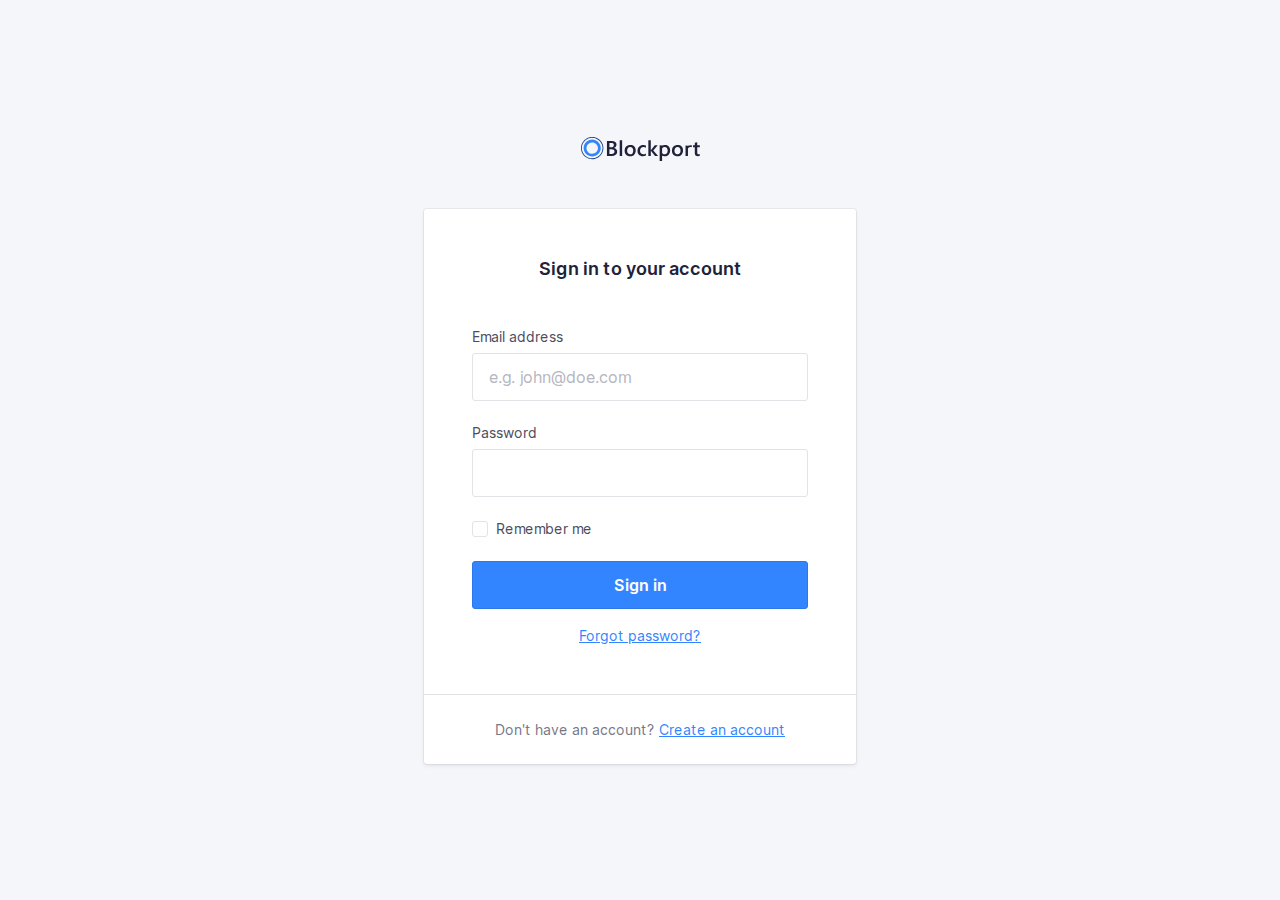
<file: index.html>
<!doctype html>
<html lang="en">
    <head>
        <meta charset="utf-8">
        <meta http-equiv="x-ua-compatible" content="ie=edge">
        <title>Blockport - Sign in</title>
        <meta name="description" content="This is my HTML5 boilerplate.">
        <meta name="viewport" content="width=device-width, initial-scale=1.0">
        <meta name="msapplication-TileColor" content="#3385FF">
        <meta name="theme-color" content="#3385FF">

        <link rel="apple-touch-icon" sizes="180x180" href="apple-touch-icon.png">
        <link rel="icon" type="image/png" sizes="32x32" href="favicon-32x32.png">
        <link rel="icon" type="image/png" sizes="16x16" href="favicon-16x16.png">
        <link rel="manifest" href="site.webmanifest">
        <link rel="mask-icon" href="safari-pinned-tab.svg" color="#3385FF">

        <link rel="stylesheet" href="css/normalize.css">
		<link rel="stylesheet" href="css/screen.css">
        <script src="./script/app.js"></script>        
    </head>
    <body>
        <section class="o-row o-row--lg o-row--login">
            <div class="o-container u-max-width-xs">
                <h1 class="c-logo">
                    <svg class="c-logo__symbol" viewBox="0 0 119 24" xmlns="http://www.w3.org/2000/svg">
                        <path class="c-logo__path c-logo__path--1" d="M25.9496128,18.9917356 L25.9496128,4.04231406 L30.7396633,4.04231406 C32.19945,4.04231406 33.3560606,4.35834712 34.2094949,4.99041321 C35.0252057,5.55089835 35.5052521,6.4769114 35.4896465,7.4598347 C35.5056187,8.25676883 35.2485893,9.03557965 34.7604209,9.6694215 C34.2511175,10.3119823 33.5500641,10.7791057 32.7570539,11.0042975 L32.7570539,11.0459504 C33.6957957,11.1207168 34.5764055,11.5260387 35.2392256,12.1884297 C35.8602694,12.8310744 36.1707912,13.6667769 36.1707912,14.6955372 C36.1979832,15.9155062 35.6268682,17.0730015 34.6382155,17.8016529 C33.6205051,18.5950413 32.3363468,18.9917356 30.7857407,18.9917356 L25.9496128,18.9917356 Z M41.1511616,18.9918689 L38.6990404,18.9918689 L38.6990404,3.18727869 L41.1511616,3.18727869 L41.1511616,18.9918689 Z M49.1105387,19.2396694 C47.4477441,19.2396694 46.1195118,18.741157 45.1258418,17.7441322 C44.1321717,16.7471074 43.6360046,15.4247934 43.6373401,13.7771901 C43.6373401,11.9841322 44.1548767,10.5838017 45.1899495,9.57619833 C46.2250223,8.56859504 47.6200337,8.06479338 49.3749832,8.06479338 C51.0591469,8.06479338 52.3720202,8.55471073 53.3136027,9.53454547 C54.2551852,10.5143802 54.7226376,11.8730579 54.7159596,13.6105785 C54.7159596,15.313719 54.2091077,16.677686 53.195404,17.7024794 C52.1817003,18.7272727 50.8200787,19.2396694 49.1105387,19.2396694 Z M64.9231145,18.4998347 C63.986548,19.011405 62.9292595,19.2667693 61.8599663,19.2396694 C60.2572727,19.2396694 58.9657689,18.7444628 57.9854545,17.7540496 C57.0051402,16.7636364 56.5136477,15.4796694 56.5109764,13.9021488 C56.5109764,12.1434711 57.0385299,10.7312397 58.0936364,9.66545453 C59.1487429,8.59966942 60.5611166,8.0661157 62.3307576,8.06479338 C63.2258904,8.04636779 64.1144193,8.22027864 64.9351347,8.57454547 L64.9351347,10.8277686 C64.2490961,10.2941313 63.4035149,10.0011171 62.5310943,9.99471073 C61.5738178,9.96365776 60.6492491,10.3415166 59.9928283,11.0320661 C59.3330526,11.7236364 59.003165,12.6287603 59.003165,13.747438 C59.003165,14.8661157 59.3136869,15.7381818 59.9347306,16.3636364 C60.5557744,17.0023141 61.3891751,17.3216529 62.4349327,17.3216529 C63.3470917,17.3090469 64.2260005,16.9806241 64.9191077,16.3933884 L64.9191077,18.4998347 L64.9231145,18.4998347 Z M77.1256229,18.9918689 L74.0304209,18.9918689 L69.8393771,13.8605902 L69.7973064,13.8605902 L69.7973064,18.9918689 L67.3451852,18.9918689 L67.3451852,3.18727869 L69.7973064,3.18727869 L69.7973064,13.2039344 L69.8393771,13.2039344 L73.7980303,8.31462295 L76.7349663,8.31462295 L72.2814815,13.4718689 L77.1256229,18.9918689 Z M118.81569,18.8747107 C118.223016,19.1343064 117.578072,19.2557712 116.930522,19.2297521 C114.839007,19.2297521 113.793249,18.2380165 113.793249,16.2545455 L113.793249,10.2128926 L111.990219,10.2128926 L111.990219,8.31669423 L113.793249,8.31669423 L113.793249,5.84528927 L116.235354,5.15702479 L116.235354,8.31669423 L118.81569,8.31669423 L118.81569,10.2128926 L116.235354,10.2128926 L116.235354,15.5504132 C116.235354,16.1824793 116.351549,16.6340496 116.583939,16.905124 C116.81633,17.1761983 117.202312,17.3084298 117.741886,17.3018182 C118.130518,17.3099664 118.50999,17.1844984 118.81569,16.9467769 L118.81569,18.8647934 L118.81569,18.8747107 Z M109.678333,8.12826445 C110.052664,8.12904551 110.426384,8.1582218 110.796212,8.21553718 L110.796212,10.2961983 C110.392833,10.129817 109.958979,10.0480952 109.522071,10.0561983 C108.65244,10.0185786 107.815007,10.3854441 107.258266,11.0479339 C107.143588,11.1960713 107.043624,11.3548242 106.959764,11.5219835 L106.959764,18.9917356 L104.519663,18.9917356 L104.519663,8.37818184 L106.959764,8.66776859 L106.959764,8.67768594 C107.814579,8.30025824 108.742499,8.11272598 109.678333,8.12826445 Z M96.4320707,19.2396694 C94.7692761,19.2396694 93.4410438,18.741157 92.4473737,17.7441322 C91.4537037,16.7471074 90.9575366,15.4247934 90.9588721,13.7771901 C90.9588721,11.9841322 91.4764087,10.5838017 92.5114815,9.57619833 C93.5465543,8.56859504 94.9415657,8.06479338 96.6965152,8.06479338 C98.3806789,8.06479338 99.6935522,8.55471073 100.635135,9.53454547 C101.576717,10.5143802 102.04417,11.8730579 102.037492,13.6105785 C102.037492,15.313719 101.53064,16.677686 100.516936,17.7024794 C99.5032323,18.7272727 98.1416107,19.2396694 96.4320707,19.2396694 Z M87.7494781,9.53454547 C88.6883893,10.5157025 89.1578451,11.873719 89.1578451,13.608595 C89.1591806,15.3117355 88.6523287,16.6757025 87.6372896,17.7004959 C86.6222504,18.7252892 85.258625,19.2376859 83.5464141,19.2376859 C82.7065422,19.2489838 81.8737089,19.0847473 81.1023064,18.7557025 L81.1023064,23.8968595 L78.6622054,23.8968595 L78.6622054,8.31471073 L81.1023064,8.60429752 C81.9552279,8.23296681 82.8792553,8.04891403 83.8108586,8.06479338 C85.5017003,8.06479338 86.8145736,8.55471073 87.7494781,9.53454547 Z M96.5422559,9.99471073 C95.6726247,9.95709108 94.8351921,10.3239565 94.2784512,10.9864463 C93.7241864,11.6476033 93.4470539,12.5580165 93.4470539,13.7176859 C93.4470539,14.8363636 93.7275253,15.7170248 94.288468,16.3596694 C94.8529651,17.0028668 95.6823515,17.3568733 96.5422559,17.3216529 C97.5038721,17.3216529 98.2424466,17.0056198 98.7579798,16.3735537 C99.273513,15.7414876 99.5366216,14.8416529 99.5473064,13.6740496 C99.5473064,12.4998347 99.28954,11.5927273 98.7740067,10.9527273 C98.2584735,10.3127273 97.5145568,9.99338845 96.5422559,9.99471073 Z M28.4438047,6.03570248 L28.4438047,10.286281 L30.0645286,10.286281 C30.9353255,10.286281 31.6178058,10.0833058 32.1119697,9.67735538 C32.6061335,9.27140494 32.8532155,8.69619836 32.8532155,7.95173555 C32.8532155,6.67305785 31.9897643,6.03371902 30.262862,6.03371902 L28.4418013,6.03371902 L28.4438047,6.03570248 Z M28.4438047,12.2796694 L28.4438047,17.0082644 L30.5813973,17.0082644 C31.5163019,17.0082644 32.237514,16.7947108 32.7450337,16.3676033 C33.2602043,15.9259125 33.5416601,15.2742418 33.5083165,14.6003306 C33.5083165,13.0505785 32.4238271,12.2757025 30.2548485,12.2757025 L28.4518182,12.2757025 L28.4438047,12.2796694 Z M49.226734,9.99471073 C48.3571028,9.95709108 47.5196702,10.3239565 46.9629293,10.9864463 C46.4086646,11.6476033 46.131532,12.5580165 46.131532,13.7176859 C46.131532,14.8363636 46.4120034,15.7170248 46.9729461,16.3596694 C47.5370578,17.0036033 48.3664998,17.3583638 49.226734,17.3236364 C50.1883502,17.3236364 50.9269247,17.0076033 51.4424579,16.3755372 C51.9579912,15.7434711 52.2157576,14.8436364 52.2157576,13.6760331 C52.2157576,12.5018182 51.9579912,11.5947107 51.4424579,10.9547107 C50.9269247,10.3147108 50.1883502,9.99471073 49.226734,9.99471073 Z M85.8803367,16.3735537 C86.3958699,15.738843 86.6543043,14.8390083 86.6556397,13.6740496 C86.6556397,12.4985124 86.3978733,11.591405 85.8823401,10.9527273 C85.3668068,10.3140496 84.6282323,9.99471073 83.6666162,9.99471073 C82.796985,9.95709108 81.9595523,10.3239565 81.4028114,10.9864463 C81.2895823,11.124335 81.1896456,11.2724196 81.1043098,11.4287603 L81.1043098,15.9153719 C81.6149937,16.8312057 82.6094895,17.3774459 83.6646128,17.3216529 C84.626229,17.3216529 85.3648035,17.0056198 85.8803367,16.3735537 Z"></path>
                        <path class="c-logo__path c-logo__path--2" d="M11.1988215,19.5867769 C7.72899435,19.5891833 4.59940205,17.5218316 3.26949789,14.3488101 C1.93959376,11.1757885 2.67130845,7.5220381 5.12341434,5.09144786 C7.57552021,2.66085764 11.2650639,1.93214337 14.4714645,3.24513351 C17.6778651,4.55812363 19.7696074,7.65421885 19.771229,11.0895868 C19.7679239,15.7772288 15.9334776,19.5780304 11.1988215,19.5867769 Z M11.1988215,5.38314051 C8.86509736,5.38073339 6.75988968,6.77093308 5.86550131,8.90506387 C4.97111293,11.0391947 5.46382249,13.496632 7.11372873,15.1307206 C8.76363496,16.7648092 11.2455511,17.2534798 13.4013998,16.3687158 C15.5572486,15.4839518 16.962125,13.4001349 16.9605051,11.0895868 C16.9572,7.93949107 14.3805102,5.38572999 11.1988215,5.37917355 L11.1988215,5.38314051 Z"></path>
                        <path class="c-logo__path c-logo__path--3" d="M21.2917845,15.8796694 C21.3118182,15.8380165 21.3358586,15.8023141 21.3558923,15.7606612 C22.6443671,13.0744887 22.7786498,9.98607785 21.7280964,7.20021549 C20.6775431,4.41435317 18.5317957,2.16875244 15.7805219,0.975867769 L15.7805219,0.96 C15.6683333,0.910413222 15.5541414,0.874710744 15.4419529,0.82909091 C15.2937037,0.767603308 15.1434512,0.710082645 14.9931987,0.656528927 C14.792862,0.583140496 14.5925253,0.517685949 14.378165,0.458181816 C14.2319192,0.414545453 14.0856734,0.374876033 13.9394276,0.337190082 C13.7203928,0.281652893 13.501358,0.23338843 13.2823232,0.192396694 C13.1480976,0.16661157 13.0138721,0.144793388 12.8816498,0.124958678 C12.6546016,0.0905785125 12.4275533,0.0634710744 12.2005051,0.0436363637 C12.0762963,0.0337190082 11.9500842,0.0238016529 11.8258754,0.0178512397 C11.5881425,0.00462809917 11.3510774,-0.000661157024 11.1146801,0.00198347107 C10.988468,0.00198347107 10.8622559,0.00198347107 10.7380471,0.0119008265 C10.5076599,0.0218181818 10.2792761,0.0376859504 10.0528956,0.0614876034 C9.9146633,0.0753719009 9.77843434,0.0932231406 9.64220539,0.113057851 C9.44186869,0.142809918 9.22350168,0.176528926 9.01715488,0.218181818 C8.86089226,0.249917356 8.70462963,0.283636364 8.548367,0.321322314 C8.39210438,0.359008265 8.18575758,0.412561983 8.00745791,0.466115701 C7.82915825,0.519669423 7.65286195,0.577190081 7.47656566,0.638677688 C7.30026936,0.70016529 7.17405724,0.747768594 7.02580808,0.807272727 C6.82547138,0.884628098 6.63715488,0.969917355 6.44483165,1.05719008 C6.31861953,1.11471074 6.19441077,1.17421488 6.07220539,1.23768595 C5.87186869,1.34082644 5.67153199,1.45190082 5.47119529,1.56694215 C5.36301347,1.63041322 5.25683502,1.69586777 5.15065657,1.76528926 C4.95165543,1.89752066 4.75666107,2.02975207 4.5656734,2.16198347 C4.46416949,2.23603306 4.36400114,2.31140496 4.26516835,2.38809918 C4.07952302,2.52958678 3.89721661,2.67834711 3.71824916,2.83438017 C3.61607744,2.92363636 3.51791246,3.0168595 3.41774411,3.11008265 C3.25747475,3.26347108 3.10121212,3.42214876 2.94895623,3.5861157 C2.84678451,3.69719008 2.74861953,3.81024794 2.64845118,3.92528926 C2.51021886,4.08793389 2.37599327,4.25454547 2.24777778,4.42512397 C2.15161616,4.55206611 2.05946128,4.68099175 1.96930976,4.82181816 C1.90119529,4.92099175 1.82506734,5.0201653 1.75895623,5.11537188 C1.69284512,5.2105785 1.65878788,5.29190081 1.60670034,5.37917355 C1.53457912,5.49818184 1.46446128,5.61917355 1.40636364,5.74214876 C1.28415825,5.96231406 1.16796296,6.18446282 1.06178451,6.40859504 C1.02372054,6.44826445 0.995673401,6.49586778 0.981649832,6.54148761 C0.967626263,6.58710744 0.939579125,6.65454547 0.915538721,6.71008265 C0.808692479,6.95471075 0.711863077,7.20132232 0.625050505,7.44991735 C0.588989899,7.55438018 0.55426487,7.65884298 0.520875421,7.76330577 C0.444747475,8.00528927 0.377968575,8.24793388 0.320538721,8.49123966 C0.291156005,8.61157023 0.263776655,8.73190084 0.238400673,8.85223141 C0.191655443,9.07966942 0.152255892,9.30710742 0.12020202,9.53454547 C0.10016835,9.67338842 0.0821380471,9.81024795 0.0681144781,9.9490909 C0.0460774411,10.1613223 0.0320538721,10.3715703 0.022037037,10.5838017 C0.022037037,10.7365289 0.010016835,10.8872727 0.010016835,11.04 C0.010016835,11.2383471 0.010016835,11.4366942 0.026043771,11.6350413 C0.026043771,11.7917356 0.0440740741,11.9484297 0.0580976431,12.105124 C0.0761279461,12.3034711 0.104175084,12.5018182 0.132222222,12.7001653 C0.146245791,12.8429752 0.18030303,13.0036364 0.2003367,13.1543802 C0.238400673,13.3527273 0.286481481,13.5510744 0.336565657,13.7494215 C0.380639731,13.8961983 0.406683502,14.0330579 0.446750842,14.1758678 C0.506851852,14.3742149 0.576969697,14.5844628 0.647087542,14.7867769 C0.693164983,14.9157025 0.739242424,15.0446281 0.789326599,15.1715703 C0.871464646,15.3699174 0.963619529,15.5801653 1.05777778,15.7804959 C1.11387205,15.8995041 1.16996633,16.0185124 1.23006734,16.1355372 C1.33223906,16.3338843 1.44242424,16.5322314 1.55461279,16.7166942 C1.62473064,16.8357025 1.69484848,16.9527273 1.76897306,17.0677686 C1.88316498,17.2442975 2.00537037,17.4168595 2.12957912,17.587438 C2.21973064,17.7123967 2.31188552,17.8353719 2.40804714,17.9563636 C2.50420875,18.0773554 2.65646465,18.2519008 2.78468013,18.3966942 C2.91289562,18.5414876 3.02308081,18.6644628 3.14929293,18.7933884 C3.27550505,18.9223141 3.3876936,19.027438 3.51190236,19.1424794 C3.63611111,19.2575206 3.81841751,19.4241322 3.98069024,19.5590082 C4.09287879,19.6522314 4.20907407,19.7434711 4.32727273,19.8327273 C4.50957912,19.9735537 4.69388889,20.1084297 4.88621212,20.2294215 C4.9362963,20.2631405 4.98037037,20.3008265 5.03045455,20.3345455 C7.52290169,21.989742 10.5859073,22.5756212 13.5217147,21.9587191 C16.4575222,21.3418171 19.0161165,19.5746694 20.6146465,17.0598347 L20.6266667,17.0598347 C20.6647306,17.0003306 20.6947811,16.9368595 20.7328451,16.8753719 C20.8149832,16.7424794 20.8911111,16.6036364 20.9692424,16.4647934 C21.0854377,16.2763636 21.1936195,16.08 21.2917845,15.8796694 Z M6.96771044,20.4198347 C6.40765296,20.1694737 5.87129224,19.8701033 5.36501684,19.5252893 C5.18671717,19.4042975 5.01442761,19.2773554 4.84614478,19.1464463 C4.73996633,19.065124 4.63378788,18.9818182 4.53161616,18.8965289 C4.38136364,18.7715703 4.23912458,18.6406612 4.09888889,18.5097521 C3.9586532,18.378843 3.87451178,18.2995041 3.76632997,18.1884297 C3.65814815,18.0773554 3.53794613,17.9444628 3.42976431,17.8214876 C3.32158249,17.6985124 3.19737374,17.5557025 3.08718855,17.4247934 C2.97700337,17.2938843 2.91489899,17.1986777 2.83075758,17.0836364 C2.71656566,16.9249587 2.60237374,16.766281 2.49819865,16.6036364 C2.43008418,16.4965289 2.36597643,16.3894215 2.29786195,16.2803306 C2.19368687,16.1038017 2.09752525,15.9252893 1.9973569,15.7447934 C1.94126263,15.6376859 1.89117845,15.528595 1.83909091,15.4195041 C1.7609596,15.2231405 1.67681818,15.0386777 1.60069024,14.8482644 C1.55461279,14.7332231 1.51454545,14.6161983 1.47247475,14.501157 C1.40436027,14.3127273 1.34025253,14.1242975 1.28415825,13.9319008 C1.24609428,13.8029752 1.2140404,13.6760331 1.18198653,13.5490909 C1.13590909,13.3626446 1.09183502,13.1761983 1.05577441,12.9897521 C1.02973064,12.8429752 1.0076936,12.7140496 0.981649832,12.5771901 C0.953602694,12.3927273 0.92956229,12.2082644 0.911531987,12.0218182 C0.897508418,11.8809918 0.889494949,11.7401653 0.881481481,11.5993388 C0.881481481,11.4109091 0.865454545,11.2224794 0.865454545,11.0340496 C0.865454545,10.8971901 0.865454545,10.7603306 0.877474747,10.6254545 C0.877474747,10.4271074 0.899511785,10.2287603 0.919545455,10.0304132 C0.931565657,9.90743803 0.94959596,9.78247936 0.965622896,9.65950414 C0.995673401,9.44528927 1.03173401,9.23107436 1.07580808,9.01884299 C1.09784512,8.91173555 1.12188552,8.80462812 1.14792929,8.69950414 C1.20402357,8.47074382 1.27080247,8.24330577 1.34826599,8.01719009 C1.37764871,7.9246281 1.408367,7.83206612 1.44042088,7.73950414 C1.52189113,7.50545453 1.61204265,7.2740496 1.71087542,7.04528927 C1.75094276,6.95206611 1.7910101,6.86082645 1.83508418,6.76958679 C1.93525253,6.55537188 2.03542088,6.3490909 2.15762626,6.14479338 C2.21973064,6.03570248 2.27983165,5.92661158 2.34594276,5.81752064 C2.45412458,5.63900825 2.5683165,5.46644628 2.68651515,5.29586778 C2.7686532,5.17685949 2.85279461,5.0598347 2.93893939,4.94479338 C3.06047699,4.7847934 3.18602133,4.62876031 3.31557239,4.47669423 C3.40505612,4.36826447 3.49520763,4.26710742 3.58602694,4.17322312 C3.73026936,4.01983471 3.87718294,3.86842975 4.02676768,3.71900826 C4.11491582,3.63438017 4.20506734,3.55173554 4.29722222,3.47107438 C4.46016275,3.32694215 4.62710998,3.18809917 4.79806397,3.05454545 C4.88754769,2.98446281 4.978367,2.91834711 5.07052189,2.85619835 C5.24815375,2.72396694 5.42912458,2.60099173 5.61343434,2.48727273 C5.71093152,2.42512397 5.80909651,2.36561983 5.90792929,2.30876033 C6.09090349,2.20165289 6.27654882,2.09983471 6.46486532,2.00330579 C6.57705387,1.94644628 6.69057799,1.89157025 6.80543771,1.83867769 C6.98306957,1.75669422 7.16203704,1.67933884 7.34234007,1.60661157 C7.47589785,1.55239669 7.61413018,1.50082645 7.75703704,1.45190082 C7.91864196,1.39504132 8.08225029,1.34214876 8.24786195,1.29322314 C8.41347361,1.24429752 8.57975307,1.2 8.74670034,1.16033058 C8.8896072,1.12595041 9.03318182,1.09421488 9.17742424,1.06512397 C9.36841191,1.02677686 9.56073514,0.994380165 9.75439394,0.967933885 C9.87993826,0.950743802 10.0061504,0.934876033 10.1330303,0.920330577 C10.3440516,0.899173554 10.5557407,0.883966942 10.7680976,0.874710744 L11.1126768,0.874710744 C11.3317116,0.874710744 11.5514141,0.880000001 11.7717845,0.890578513 L12.1143603,0.914380167 C12.3307239,0.932892563 12.5464197,0.958677687 12.7614478,0.991735538 C12.8829854,1.01024793 13.004523,1.0307438 13.1260606,1.05322314 C13.330404,1.09157025 13.5347475,1.13652893 13.7390909,1.18809918 C13.8713131,1.22181818 14.0035354,1.25752066 14.1397643,1.29719008 C14.3320875,1.35404959 14.523743,1.41619835 14.7147306,1.48363636 C14.8509596,1.53322314 14.9851852,1.58479339 15.115404,1.64033058 C17.755199,2.69780719 19.8336285,4.79210648 20.8551251,7.42387715 C21.8766218,10.0556478 21.7496417,12.9890377 20.5044613,15.5246281 C20.4123064,15.7229752 20.3041246,15.8975206 20.207963,16.08 C20.1378451,16.2029752 20.0697306,16.3279339 19.9956061,16.4489256 C17.2731751,20.8198837 11.7011151,22.517402 6.96771044,20.4178512 L6.96771044,20.4198347 Z"></path>
                    </svg>
                </h1>
                <form class="c-card" action="#">
                    <div class="c-card__body">
                        <h2 class="c-card__title">
                            Sign in to your account
                        </h2>
                        <p class="c-form-field js-mail-field">
                            <label class="c-label " for="username">
                                Email address <span class="js-mail-msg"></span>                                
                            </label>
                            <input class="c-input js-mail" type="email" name="username" id="username" placeholder="e.g. john@doe.com" required>
                        </p>
                        <p class="c-form-field js-pas-field">
                            <label class="c-label " for="password">
								Password <span class="js-pas-msg"></span>								
                            </label>                            
                            <input class="c-input js-pas" type="password" name="password" id="password" required>
                        </p>
                        <!-- Custom checkbox -->
                        <p class="c-form-field c-form-field--option">
                            <input class="o-hide-accessible c-option c-option--hidden js-remember-input" type="checkbox" id="customRememberme">
                            <label class="c-label c-label--option c-custom-option js-remember-label" for="customRememberme">
                                <span class="c-custom-option__fake-input c-custom-option__fake-input--checkbox">
                                    <svg class="c-custom-option__symbol" xmlns="http://www.w3.org/2000/svg" viewBox="0 0 9 6.75">
                                        <path d="M4.75,9.5a1,1,0,0,1-.707-.293l-2.25-2.25A1,1,0,1,1,3.207,5.543L4.75,7.086,8.793,3.043a1,1,0,0,1,1.414,1.414l-4.75,4.75A1,1,0,0,1,4.75,9.5" transform="translate(-1.5 -2.75)"/>
                                    </svg>
                                </span>
                                Remember me
                            </label>
                        </p>
                        <p class="u-mb-md">
                            <!-- Button -->
                            <button class="o-button-reset c-button js-sign-in-button">Sign in</button>
                        </p>
                        <p class="u-text-sm u-align-text-center">
                            <a href="#!">
                                Forgot password?
                            </a>
                        </p>
                    </div>
                    <div class="c-card__footer">
                        <p class="u-align-text-center u-text-sm u-color-neutral-dark">
                            Don't have an account? <a href="#">Create an account</a>
                        </p>
                    </div>
                </form>

            </div>
        </section>
    </body>
</html>
</file>
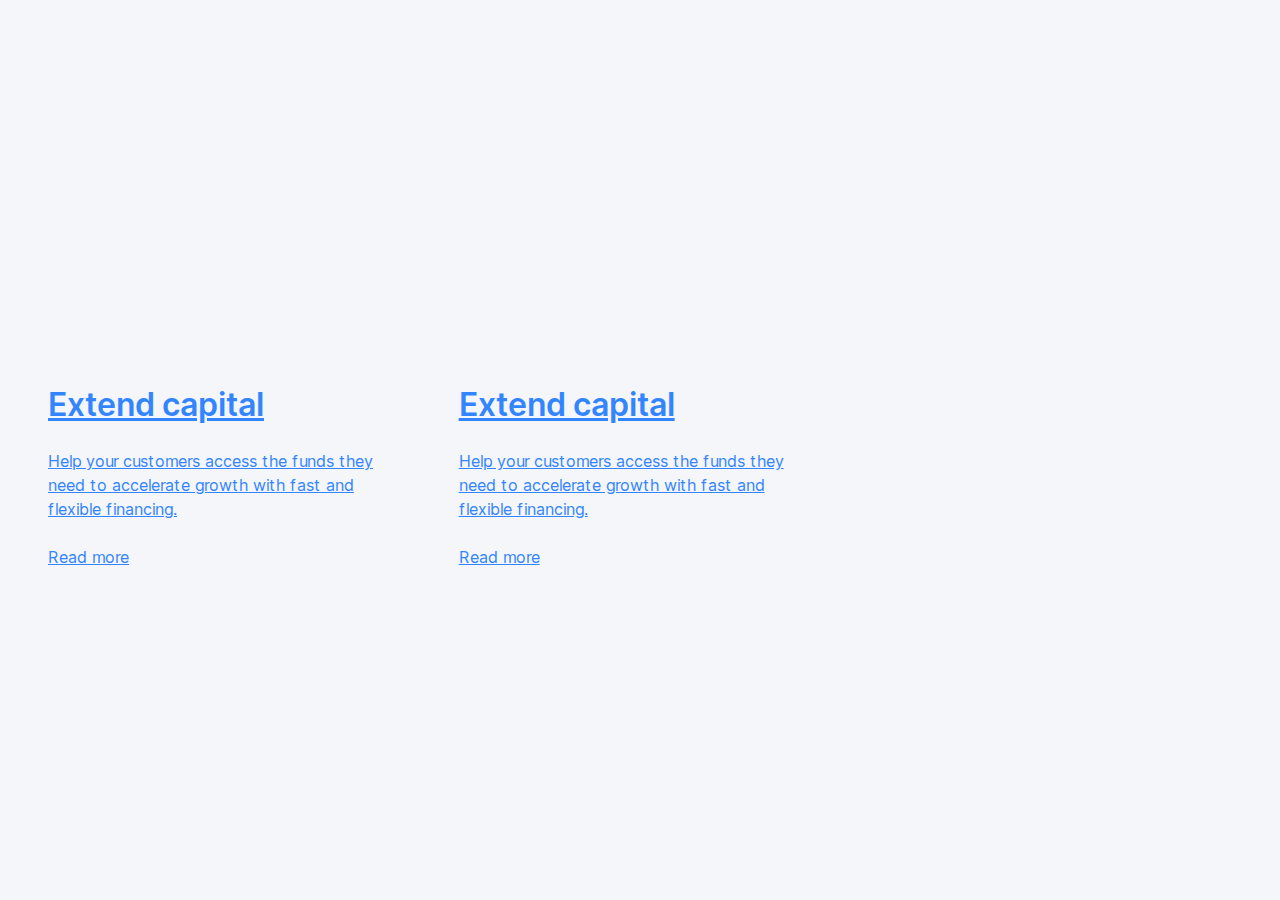
<file: cards.html>
<!doctype html>
<html lang="en">
    <head>
        <meta charset="utf-8">
        <meta http-equiv="x-ua-compatible" content="ie=edge">
        <title>Blockport - Sign in</title>
        <meta name="description" content="This is my HTML5 boilerplate.">
        <meta name="viewport" content="width=device-width, initial-scale=1.0">
        <meta name="msapplication-TileColor" content="#3385FF">
        <meta name="theme-color" content="#3385FF">

        <link rel="apple-touch-icon" sizes="180x180" href="apple-touch-icon.png">
        <link rel="icon" type="image/png" sizes="32x32" href="favicon-32x32.png">
        <link rel="icon" type="image/png" sizes="16x16" href="favicon-16x16.png">
        <link rel="manifest" href="site.webmanifest">
        <link rel="mask-icon" href="safari-pinned-tab.svg" color="#3385FF">

        <link rel="stylesheet" href="css/normalize.css">
		<link rel="stylesheet" href="css/screen.css">
    </head>
    <body>
        <section class="o-row o-row--lg o-row--login">
            <div class="o-container">
                <div class="o-layout o-layout--gutter-lg">
                    <div class="o-layout__item u-1-of-3-bp3">
                        <a href="#!" class="c-tent">
                            <div class="c-tent__icon-wrapper">
                                <svg class="c-tent__icon c-icon" xmlns="http://www.w3.org/2000/svg" viewBox="0 0 48 48">
                                    <g fill="none" fill-rule="evenodd">
                                        <circle class="c-icon__path c-icon__path--color-1" cx="24" cy="24" r="23"></circle>
                                        <path class="c-icon__path c-icon__path--color-2" d="M23.03 36v-3.74a11.64 11.64 0 0 1-3.77-1.07v-3.07a8.36 8.36 0 0 0 4.56 1.5c1.67 0 2.82-.86 2.82-2.11 0-3.15-7.64-1.62-7.64-7.12 0-2.25 1.59-3.94 4.03-4.48V12h2.84v3.74c1.1.1 2.23.38 3.36.9v2.98a8 8 0 0 0-4.15-1.25c-1.6 0-2.72.77-2.72 1.97 0 3 7.64 1.46 7.64 7.11 0 2.33-1.62 4.1-4.13 4.66V36h-2.84z">
                                        </path>
                                    </g>
                                </svg>
                            </div>
                            <div class="c-tent__body">
                                <div class="c-tent__content">
                                    <h2 class="c-tent__title">
                                        Extend capital
                                    </h2>
                                    <p>
                                        Help your customers access the funds they need to accelerate growth with fast and flexible financing.
                                    </p>
                                </div>
                                <div class="c-tent__action">
                                    Read more
                                </div>
                            </div>                           
                        </a>
                    </div>
                    <div class="o-layout__item u-1-of-3-bp3">
                        <a href="#!" class="c-tent">
                            <div class="c-tent__icon-wrapper">
                                <svg class="c-tent__icon c-icon" xmlns="http://www.w3.org/2000/svg" viewBox="0 0 48 48">
                                    <g fill="none" transform="translate(1 8)">
                                        <path class="c-icon__path c-icon__path--color-1"
                                            d="M44,32 L13,32 C11.8954305,32 11,31.1045695 11,30 L11,19.2 L33.455,19.2 L33.455,18 L46,18 L46,30 C46,31.1045695 45.1045695,32 44,32 Z M33.455,9 L44,9 C45.1045695,9 46,9.8954305 46,11 L46,13 L33.455,13 L33.455,9 Z">
                                        </path>
                                        <path class="c-icon__path c-icon__path--color-2"
                                            d="M33,23 L2,23 C0.8954305,23 0,22.1045695 0,21 L0,2 C0,0.8954305 0.8954305,0 2,0 L33,0 C34.1045695,0 35,0.8954305 35,2 L35,21 C35,22.1045695 34.1045695,23 33,23 Z M10,7 C10,6.44771525 9.55228475,6 9,6 L4,6 C3.44771525,6 3,6.44771525 3,7 L3,10 C3,10.5522847 3.44771525,11 4,11 L9,11 C9.55228475,11 10,10.5522847 10,10 L10,7 Z">
                                        </path>
                                    </g>
                                </svg>
                            </div>
                            <div class="c-tent__body">
                                <div class="c-tent__content">
                                    <h2 class="c-tent__title">
                                        Extend capital
                                    </h2>
                                    <p>
                                        Help your customers access the funds they need to accelerate growth with fast and flexible financing.
                                    </p>
                                </div>
                                <div class="c-tent__action">
                                    Read more
                                </div>
                            </div>                           
                        </a>
                    </div>
                </div>                
            </div>
        </section>
    </body>
</html>
</file>
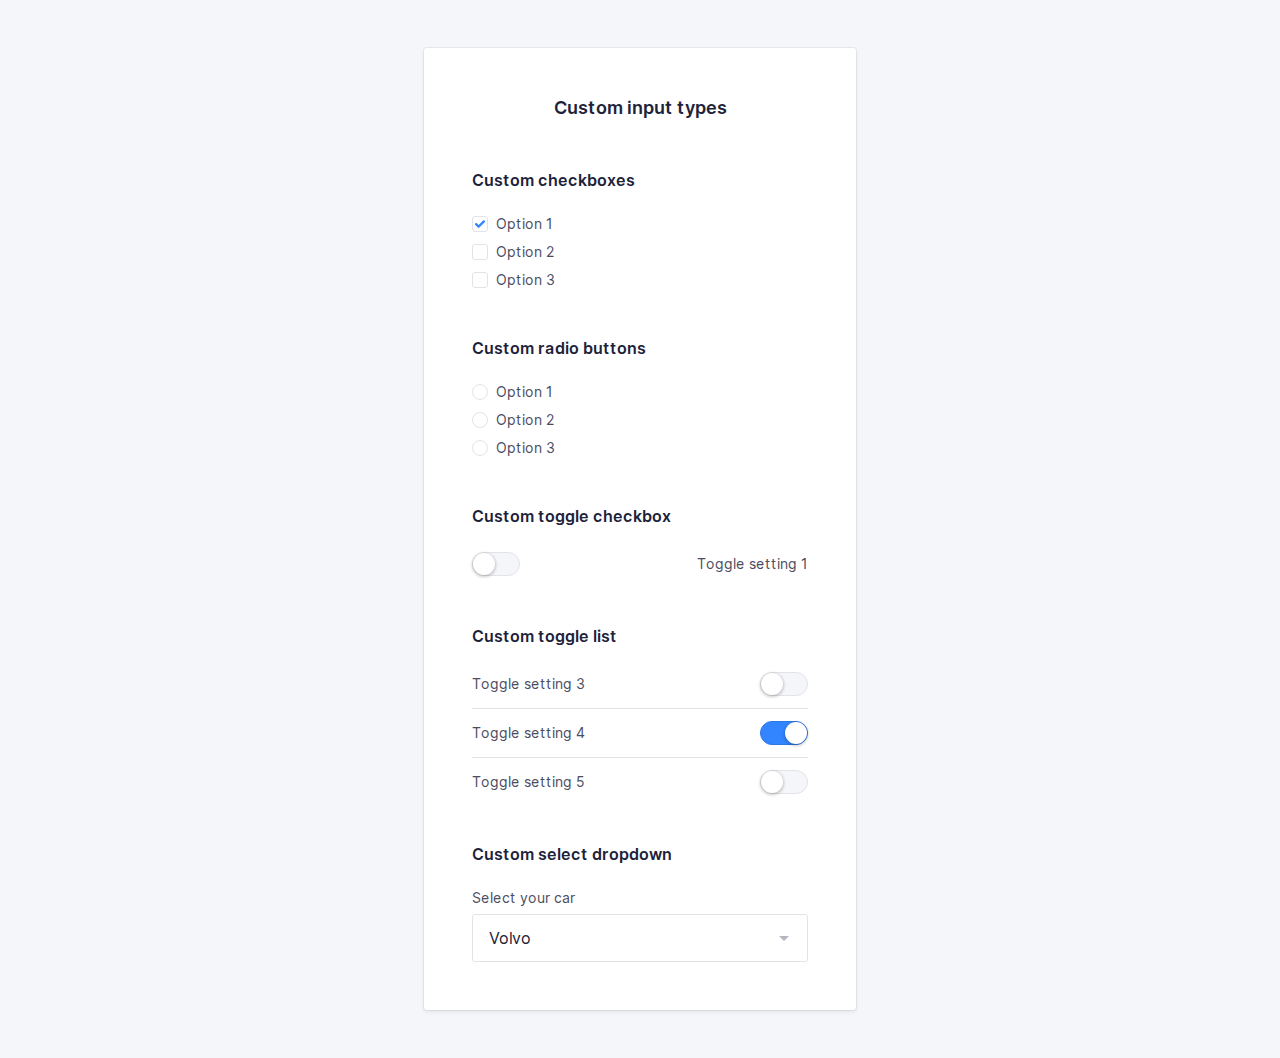
<file: inputs.html>
<!doctype html>
<html lang="en">

<head>
    <meta charset="utf-8">
    <meta http-equiv="x-ua-compatible" content="ie=edge">
    <title>Blockport - Custom input types</title>
    <meta name="description" content="This is my HTML5 boilerplate.">
    <meta name="viewport" content="width=device-width, initial-scale=1.0">
    <meta name="msapplication-TileColor" content="#3385FF">
    <meta name="theme-color" content="#3385FF">

    <link rel="apple-touch-icon" sizes="180x180" href="apple-touch-icon.png">
    <link rel="icon" type="image/png" sizes="32x32" href="favicon-32x32.png">
    <link rel="icon" type="image/png" sizes="16x16" href="favicon-16x16.png">
    <link rel="manifest" href="site.webmanifest">
    <link rel="mask-icon" href="safari-pinned-tab.svg" color="#3385FF">

    <link rel="stylesheet" href="css/normalize.css">
    <link rel="stylesheet" href="css/screen.css">
</head>

<body>
    <section class="o-row o-row--lg o-row--login o-row--beta">
        <div class="o-container u-max-width-xs">
            <form class="c-card" action="#">
                <div class="c-card__body">
                    <h2 class="c-card__title">
                        Custom input types
                    </h2>
                    <div class="o-section">
                        <!-- Custom checkboxes -->
                        <h5>
                            Custom checkboxes
                        </h5>
                        <ul class="o-list c-option-list">
                            <li class="c-form-field c-form-field--option c-option-list__item">
                                <input class="o-hide-accessible c-option c-option--hidden" type="checkbox"
                                    id="checkbox1" checked>
                                <label class="c-label c-label--option c-custom-option" for="checkbox1">
                                    <span class="c-custom-option__fake-input c-custom-option__fake-input--checkbox">
                                        <svg class="c-custom-option__symbol" xmlns="http://www.w3.org/2000/svg"
                                            viewBox="0 0 9 6.75">
                                            <path
                                                d="M4.75,9.5a1,1,0,0,1-.707-.293l-2.25-2.25A1,1,0,1,1,3.207,5.543L4.75,7.086,8.793,3.043a1,1,0,0,1,1.414,1.414l-4.75,4.75A1,1,0,0,1,4.75,9.5"
                                                transform="translate(-1.5 -2.75)" />
                                        </svg>
                                    </span>
                                    Option 1
                                </label>
                            </li>
                            <li class="c-form-field c-form-field--option c-option-list__item">
                                <input class="o-hide-accessible c-option c-option--hidden" type="checkbox"
                                    id="checkbox2">
                                <label class="c-label c-label--option c-custom-option" for="checkbox2">
                                    <span class="c-custom-option__fake-input c-custom-option__fake-input--checkbox">
                                        <svg class="c-custom-option__symbol" xmlns="http://www.w3.org/2000/svg"
                                            viewBox="0 0 9 6.75">
                                            <path
                                                d="M4.75,9.5a1,1,0,0,1-.707-.293l-2.25-2.25A1,1,0,1,1,3.207,5.543L4.75,7.086,8.793,3.043a1,1,0,0,1,1.414,1.414l-4.75,4.75A1,1,0,0,1,4.75,9.5"
                                                transform="translate(-1.5 -2.75)" />
                                        </svg>
                                    </span>
                                    Option 2
                                </label>
                            </li>
                            <li class="c-form-field c-form-field--option c-option-list__item">
                                <input class="o-hide-accessible c-option c-option--hidden" type="checkbox"
                                    id="checkbox3">
                                <label class="c-label c-label--option c-custom-option" for="checkbox3">
                                    <span class="c-custom-option__fake-input c-custom-option__fake-input--checkbox">
                                        <svg class="c-custom-option__symbol" xmlns="http://www.w3.org/2000/svg"
                                            viewBox="0 0 9 6.75">
                                            <path
                                                d="M4.75,9.5a1,1,0,0,1-.707-.293l-2.25-2.25A1,1,0,1,1,3.207,5.543L4.75,7.086,8.793,3.043a1,1,0,0,1,1.414,1.414l-4.75,4.75A1,1,0,0,1,4.75,9.5"
                                                transform="translate(-1.5 -2.75)" />
                                        </svg>
                                    </span>
                                    Option 3
                                </label>
                            </li>
                        </ul>
                    </div>
                    <div class="o-section">
                        <!-- Custom radio buttons -->
                        <h5>
                            Custom radio buttons
                        </h5>
                        <ul class="o-list c-option-list">
                            <li class="c-form-field c-form-field--option c-option-list__item">
                                <input class="o-hide-accessible c-option c-option--hidden" type="radio" name="radios"
                                    id="radio1">
                                <label class="c-label c-label--option c-custom-option" for="radio1">
                                    <span class="c-custom-option__fake-input c-custom-option__fake-input--radio">
                                        <span class="c-custom-option__symbol"></span>
                                    </span>
                                    Option 1
                                </label>
                            </li>
                            <li class="c-form-field c-form-field--option c-option-list__item">
                                <input class="o-hide-accessible c-option c-option--hidden" type="radio" name="radios"
                                    id="radio2">
                                <label class="c-label c-label--option c-custom-option" for="radio2">
                                    <span class="c-custom-option__fake-input c-custom-option__fake-input--radio">
                                        <span class="c-custom-option__symbol"></span>
                                    </span>
                                    Option 2
                                </label>
                            </li>
                            <li class="c-form-field c-form-field--option c-option-list__item">
                                <input class="o-hide-accessible c-option c-option--hidden" type="radio" name="radios"
                                    id="radio3">
                                <label class="c-label c-label--option c-custom-option" for="radio3">
                                    <span class="c-custom-option__fake-input c-custom-option__fake-input--radio">
                                        <span class="c-custom-option__symbol"></span>
                                    </span>
                                    Option 3
                                </label>
                            </li>
                        </ul>
                    </div>
                    <div class="o-section">
                        <!-- Custom toggle checkboxes -->
                        <h5>
                            Custom toggle checkbox
                        </h5>
                        <p>
                            <input class="o-hide-accessible c-option c-option--hidden" type="checkbox" id="toggle1">
                            <label class="c-label c-label--option c-custom-toggle" for="toggle1">
                                <span class="c-custom-toggle__fake-input">
                                </span>
                                Toggle setting 1
                            </label>
                        </p>
                    </div>
                    <div class="o-section">
                        <h5>
                            Custom toggle list
                        </h5>
                        <ul class="o-list c-custom-toggle-list">
                            <li class="c-custom-toggle-list__item">
                                <input class="o-hide-accessible c-option c-option--hidden" type="checkbox" id="toggle3">
                                <label class="c-label c-label--option c-custom-toggle c-custom-toggle--inverted"
                                    for="toggle3">
                                    <span class="c-custom-toggle__fake-input">
                                    </span>
                                    Toggle setting 3
                                </label>
                            </li>
                            <li class="c-custom-toggle-list__item">
                                <input class="o-hide-accessible c-option c-option--hidden" type="checkbox" id="toggle4"
                                    checked>
                                <label class="c-label c-label--option c-custom-toggle c-custom-toggle--inverted"
                                    for="toggle4">
                                    <span class="c-custom-toggle__fake-input">
                                    </span>
                                    Toggle setting 4
                                </label>
                            </li>
                            <li class="c-custom-toggle-list__item">
                                <input class="o-hide-accessible c-option c-option--hidden" type="checkbox" id="toggle5">
                                <label class="c-label c-label--option c-custom-toggle c-custom-toggle--inverted"
                                    for="toggle5">
                                    <span class="c-custom-toggle__fake-input">
                                    </span>
                                    Toggle setting 5
                                </label>
                            </li>
                        </ul>
                    </div>
                    <div class="o-section">
                        <!-- Custom select -->
                        <h5>
                            Custom select dropdown
                        </h5>
                        <p class="c-form-field">
                            <label class="c-label" for="select1">
                                Select your car
                            </label>
                            <span class="c-custom-select">
                                <select class="c-input c-custom-select__input" class="" name="select1" id="select1">
                                    <option value="volvo">Volvo</option>
                                    <option value="saab">Saab</option>
                                    <option value="mercedes">Mercedes</option>
                                    <option value="audi">Audi</option>
                                </select>
                                <svg class="c-custom-select__symbol" xmlns="http://www.w3.org/2000/svg"
                                    viewBox="0 0 24 24">
                                    <path d="M7,10l5,5,5-5Z" />
                                </svg>
                            </span>
                        </p>
                    </div>
                </div>
            </form>
        </div>
    </section>
</body>

</html>
</file>
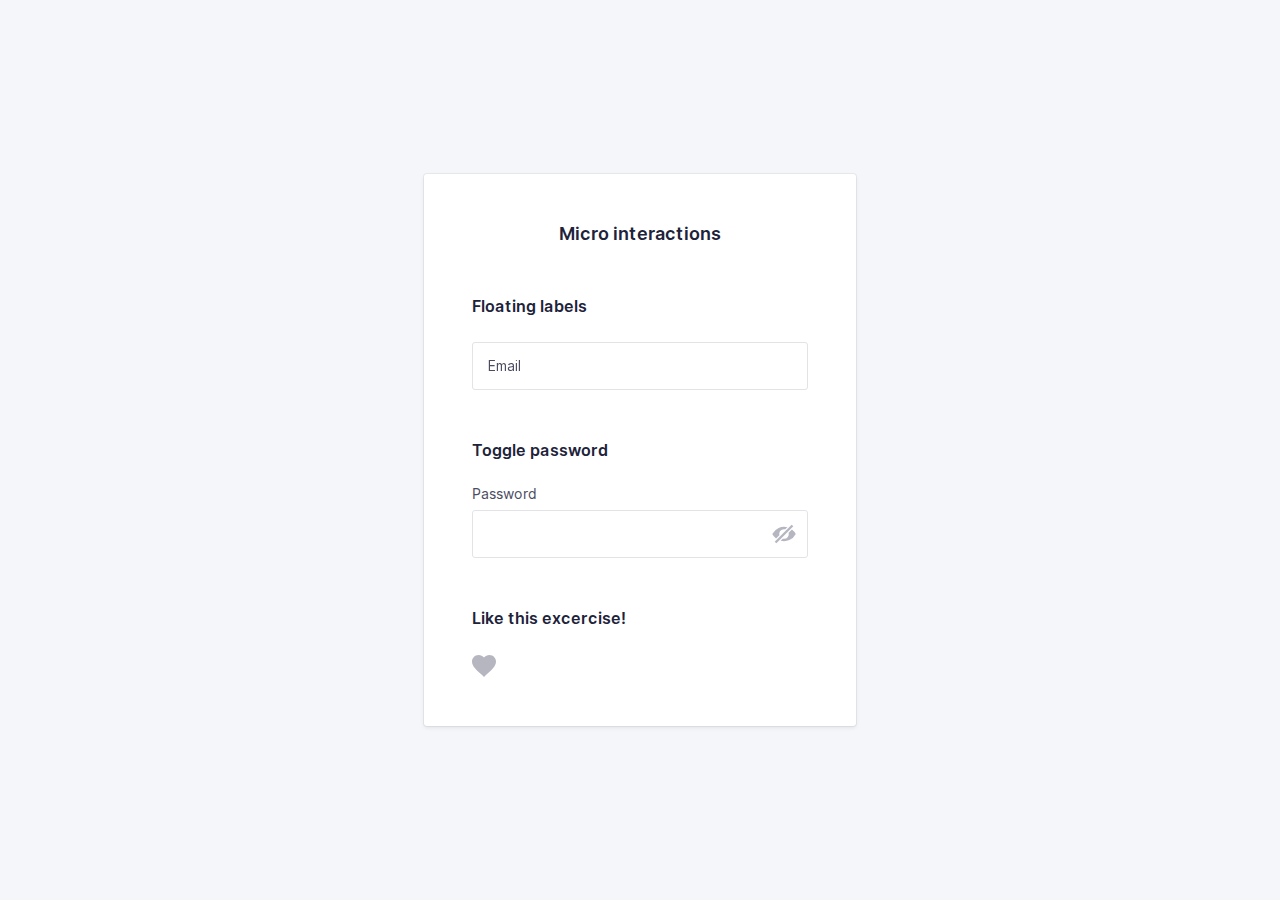
<file: interactions.html>
<!DOCTYPE html>
<html lang="en">
  <head>
    <meta charset="utf-8" />
    <meta http-equiv="x-ua-compatible" content="ie=edge" />
    <title>Blockport - Custom input types</title>
    <meta name="description" content="This is my HTML5 boilerplate." />
    <meta name="viewport" content="width=device-width, initial-scale=1.0" />
    <meta name="msapplication-TileColor" content="#3385FF" />
    <meta name="theme-color" content="#3385FF" />

    <link rel="apple-touch-icon" sizes="180x180" href="apple-touch-icon.png" />
    <link rel="icon" type="image/png" sizes="32x32" href="favicon-32x32.png" />
    <link rel="icon" type="image/png" sizes="16x16" href="favicon-16x16.png" />
    <link rel="manifest" href="site.webmanifest" />
    <link rel="mask-icon" href="safari-pinned-tab.svg" color="#3385FF" />

    <link rel="stylesheet" href="css/normalize.css" />
    <link rel="stylesheet" href="css/screen.css" />
    <script src="./script/app.js"></script>
  </head>

  <body>
    <section class="o-row o-row--lg o-row--login o-row--beta">
      <div class="o-container u-max-width-xs">
        <form class="c-card" action="#">
          <div class="c-card__body">
            <h2 class="c-card__title">Micro interactions</h2>
            <div class="o-section">
              <h5>Floating labels</h5>
              <p class="c-form-field js-mail-field">
                <label class="c-label c-label-flouting js-label" for="username">
                  Email <span class="js-mail-msg"></span
                ></label>
                <input
                  class="c-input js-mail js-input"
                  type="email"
                  name="username"
                  id="username"
                  required
                />
              </p>
            </div>
            <div class="o-section">
              <h5>Toggle password</h5>
              <p class="c-form-field js-pas-field">
                <label class="c-label" for="password">
                  Password <span class="js-pas-msg"></span
                ></label>
                <span class="c-toggle-password-container">
                  <input
                    class="c-input js-pas"
                    type="password"
                    name="password"
                    id="password"
                    required
                  />
                  <span class="c-toggle-password">
                    <input
                      class="c-toggle-password__checkbox o-hide-accessible js-chec"
                      type="checkbox"
                      id="togglePassword"
                    />
                    <label
                      class="c-toggle-password__label"
                      for="togglePassword"
                    >
                      <svg
                        class="c-toggle-password__icon c-toggle-password__icon--hide"
                        xmlns="http://www.w3.org/2000/svg"
                        viewBox="0 0 20 20"
                      >
                        <path
                          d="M19.009,73.18l-1.77,1.78a3.908,3.908,0,0,0-1.037-.137,4,4,0,0,0-3.857,5.065l-.007-.028-2.76,2.75A11.106,11.106,0,0,1,6.4,78.82,11.014,11.014,0,0,1,19.076,73.2L19,73.18Zm3.8,1.85a11.163,11.163,0,0,1,3.2,3.79,11.014,11.014,0,0,1-12.7,5.622l.077.018,1.77-1.78a3.907,3.907,0,0,0,1.037.137,4,4,0,0,0,3.857-5.065l.007.028,2.76-2.75Zm-.25-3.99,1.42,1.42L9.839,86.6l-1.42-1.42Z"
                          transform="translate(-6.199 -68.82)"
                        />
                      </svg>
                      <svg
                        class="c-toggle-password__icon c-toggle-password__icon--show"
                        xmlns="http://www.w3.org/2000/svg"
                        viewBox="0 0 20 20"
                      >
                        <path
                          d="M6.4,133.876a11,11,0,0,1,19.571-.061l.029.061a11,11,0,0,1-19.571.061l-.029-.061Zm9.8,4a4,4,0,1,0,0-8h0a4,4,0,0,0,0,8Zm0-2a2,2,0,0,1,0-4h0a2,2,0,1,1,0,4Z"
                          transform="translate(-6.2 -123.876)"
                        />
                      </svg>
                      <span class="o-hide-accessible"> Show password </span>
                    </label>
                  </span>
                </span>
              </p>
            </div>
            <div class="o-section">
              <h5>Like this excercise!</h5>
              <p>
                <input class="o-hide-accessible c-icon-par" type="checkbox" id="hart" />
                <label class="c-icon" for="hart">
                  <svg
                    
                    xmlns="http://www.w3.org/2000/svg"
                    xmlns:xlink="http://www.w3.org/1999/xlink"
                    version="1.1"
                    viewBox="0 0 510 510"
                    xml:space="preserve"
                  >
                    <path
                      d="M255,489.6l-35.7-35.7C86.7,336.6,0,257.55,0,160.65C0,81.6,61.2,20.4,140.25,20.4c43.35,0,86.7,20.4,114.75,53.55 C283.05,40.8,326.4,20.4,369.75,20.4C448.8,20.4,510,81.6,510,160.65c0,96.9-86.7,175.95-219.3,293.25L255,489.6z"
                    />
                  </svg>
                </label>
              </p>
            </div>
          </div>
        </form>
      </div>
    </section>
  </body>
</html>
</file>
<file: css/screen.css>
/*------------------------------------*\
#FONTS
\*------------------------------------*/

@font-face {
    font-family: 'Inter Web';
    font-weight: 400;
    src: url('../fonts/Inter-Regular.woff2') format('woff2');
  }
  
  @font-face {
    font-family: 'Inter Web';
    font-weight: 600;
    src: url('../fonts/Inter-SemiBold.woff2') format('woff2');
  }
  
  /*------------------------------------*\
  #Variables
  \*------------------------------------*/
  
  :root {
    /* Global colors */
    --global-color-alpha-light: #4f95ff;
    --global-color-alpha: #3385ff;
    --global-color-alpha-dark: #2e77e6;
    --global-color-alpha-x-dark: #1b4186;
    --global-color-alpha-transparent: #3385ffbf;
    --global-color-alpha-x-transparent: #3385ff4d;
  
    --global-color-neutral-xxxx-light: #f5f6fa;
    --global-color-neutral-xxx-light: #e2e3e7;
    --global-color-neutral-xx-light: #caccd4;
    --global-color-neutral-x-light: #b5b6c0;
    --global-color-neutral-light: #a0a1ad;
    --global-color-neutral: #8b8c9a;
    --global-color-neutral-dark: #757787;
    --global-color-neutral-x-dark: #606274;
    --global-color-neutral-xx-dark: #4b4c60;
    --global-color-neutral-xxx-dark: #35374d;
    --global-color-neutral-xxxx-dark: #20223a;
  
    /* global page settings */
    --global-html-color: var(--global-color-neutral-xxxx-dark);
    --global-html-backgroundColor: var(--global-color-neutral-xxxx-light);
    --global-selection-backgroundColor: var(--global-color-alpha);
  
    /* borders */
    --global-borderRadius: 3px;
    --global-borderWidth: 1px;
  
    /* transitions */
    --global-transitionTiming-alpha: 0.1s ease-out;
  
    /* Baseline settings */
    --global-baseline: 8px;
    --global-whitespace: calc(var(--global-baseline) * 3);
    /* = 24px */
  
    --global-whitespace-xs: calc(var(--global-baseline) / 2);
    /* = 4px */
    --global-whitespace-sm: calc(var(--global-baseline) * 1);
    /*  = 8px */
    --global-whitespace-md: calc(var(--global-baseline) * 2);
    /*  = 16px */
    --global-whitespace-lg: calc(var(--global-baseline) * 4);
    /*  = 32px */
    --global-whitespace-xl: calc(var(--global-whitespace) * 2);
    /*  = 48px */
    --global-whitespace-xxl: calc(var(--global-whitespace) * 3);
    /*  = 72px */
  
    /* forms */
    --global-placeholder-color: var(--global-color-neutral-x-light);
    --global-input-backgroundColor: White;
    --global-input-color: var(--global-color-neutral-xxxx-dark);
    --global-input-borderColor: var(--global-color-neutral-xxx-light);
    --global-input-hover-borderColor: var(--global-color-neutral-xx-light);
    --global-input-focus-borderColor: var(--global-color-alpha);
    --global-input-focus-boxShadowColor: var(--global-color-alpha-x-transparent);
    --global-input-focus-boxShadow: 0 0 0 3px
      var(--global-input-focus-boxShadowColor);
    --global-color-error: #ff3333;
    --global-input-error-borderColor: #ff3333;
  }
  
  /*------------------------------------*\
  #GENERIC
  \*------------------------------------*/
  
  /*
      Generic: Page
      ---
      Global page styles + universal box-sizing:
  */
  
  html {
    background-color: var(--global-html-backgroundColor);
    color: var(--global-html-color);
    font-size: 16px;
    line-height: 1.5;
    font-family: 'Inter Web', Helvetica, arial, sans-serif;
    box-sizing: border-box;
    -webkit-font-smoothing: antialiased;
    -moz-osx-font-smoothing: grayscale;
  }
  
  *,
  *:before,
  *:after {
    box-sizing: inherit;
  }
  
  /*
  * Remove text-shadow in selection highlight:
  * https://twitter.com/miketaylr/status/12228805301
  *
  * Customize the background color to match your design.
  */
  
  ::-moz-selection {
    background: var(--global-selection-backgroundColor);
    color: white;
    text-shadow: none;
  }
  
  ::selection {
    background: var(--global-selection-backgroundColor);
    color: white;
    text-shadow: none;
  }
  
  /*------------------------------------*\
  #Elements
  \*------------------------------------*/
  
  /*
  Elements: Images
  ---
  Default markup for images to make them responsive
  */
  
  img {
    max-width: 100%;
    vertical-align: top;
  }
  
  /*
      Elements: typography
      ---
      Default markup for typographic elements
  */
  
  h1,
  h2,
  h3 {
    font-weight: 600;
  }
  
  h1 {
    font-size: 36px;
    line-height: 48px;
    margin: 0 0 var(--global-whitespace);
  }
  
  h2 {
    font-size: 32px;
    line-height: 40px;
    margin: 0 0 var(--global-whitespace);
  }
  
  h3 {
    font-size: 26px;
    line-height: 32px;
    margin: 0 0 var(--global-whitespace);
  }
  
  h4,
  h5,
  h6 {
    font-size: 16px;
    font-weight: 600;
    line-height: 24px;
    margin: 0 0 var(--global-whitespace);
  }
  
  p,
  ol,
  ul,
  dl,
  table,
  address,
  figure {
    margin: 0 0 var(--global-whitespace);
  }
  
  ul,
  ol {
    padding-left: var(--global-whitespace);
  }
  
  li ul,
  li ol {
    margin-bottom: 0;
  }
  
  blockquote {
    font-style: normal;
    font-size: 23px;
    line-height: 32px;
    margin: 0 0 var(--global-whitespace);
  }
  
  blockquote * {
    font-size: inherit;
    line-height: inherit;
  }
  
  figcaption {
    font-weight: 400;
    font-size: 12px;
    line-height: 16px;
    margin-top: var(--global-whitespace-sm);
  }
  
  hr {
    border: 0;
    height: 1px;
    background: LightGrey;
    margin: 0 0 var(--global-whitespace);
  }
  
  a,
  a:visited {
    transition: all var(--global-transitionTiming-alpha);
    color: var(--global-color-alpha);
    outline-color: var(--global-link-BoxShadowColor);
    outline-width: medium;
    outline-offset: 2px;
  }
  
  a:hover,
  a:focus {
    color: var(--global-color-alpha-light);
  }
  
  a:active {
    color: var(--global-color-alpha-dark);
  }
  
  label,
  input {
    display: block;
  }
  
  select {
    width: 100%;
  }
  
  input::placeholder {
    color: var(--global-placeholder-color);
  }
  
  /*------------------------------------*\
  #OBJECTS
  \*------------------------------------*/
  
  /*
      Objects: Row
      ---
      Creates a horizontal row that stretches the viewport and adds padding around children
  */
  
  .o-row {
    position: relative;
    padding: var(--global-whitespace) var(--global-whitespace) 0;
  }
  
  .o-row--login {
    min-height: 100vh;
    display: flex;
    align-items: center;
  }
  
  /* size modifiers */
  
  .o-row--lg {
    padding-top: var(--global-whitespace-xl);
    padding-bottom: var(--global-whitespace);
  }
  
  .o-row--xl {
    padding-top: var(--global-whitespace-xxl);
    padding-bottom: var(--global-whitespace-xl);
  }
  
  @media (min-width: 768px) {
    .o-row {
      padding-left: var(--global-whitespace-xl);
      padding-right: var(--global-whitespace-xl);
    }
  }
  
  @media (min-width: 992px) {
    .o-row--xl {
      padding-top: 96px;
      padding-bottom: var(--global-whitespace-xxl);
    }
  }
  
  /*
      Objects: Container
      ---
      Creates a horizontal container that sets de global max-width
  */
  
  .o-container {
    margin-left: auto;
    margin-right: auto;
    max-width: 79.5em;
    /* 79.5 * 16px = 1272 */
    width: 100%;
  }
  
  /*
      Objects: section
      ---
      Creates vertical whitespace between adjacent sections inside a row
  */
  
  .o-section {
    position: relative;
  }
  
  .o-section + .o-section {
    padding-top: var(--global-whitespace);
  }
  
  @media (min-width: 768px) {
    .o-section--lg + .o-section--lg,
    .o-section--xl + .o-section--xl {
      padding-top: var(--global-whitespace-xl);
    }
  }
  
  @media (min-width: 992px) {
    .o-section--xl + .o-section--xl {
      padding-top: var(--global-whitespace-xxl);
    }
  }
  
  /*
      Objects: Layout
      ---
      The layout object provides us with a column-style layout system. This object
      contains the basic structural elements, but classes should be complemented
      with width utilities
  */
  
  .o-layout {
    display: flex;
    flex-wrap: wrap;
  }
  
  .o-layout__item {
    width: 100%;
  }
  
  /* gutter modifiers, these affect o-layout__item too */
  
  .o-layout--gutter {
    margin: 0 -12px;
  }
  
  .o-layout--gutter > .o-layout__item {
    padding: 0 calc(var(--global-whitespace) / 2);
  }
  
  .o-layout--gutter-sm {
    margin: 0 -6px;
  }
  
  .o-layout--gutter-sm > .o-layout__item {
    padding: 0 6px;
  }
  
  .o-layout--gutter-lg {
    margin: 0 -24px;
  }
  
  .o-layout--gutter-lg > .o-layout__item {
    padding: 0 24px;
  }
  
  .o-layout--gutter-xl {
    margin: 0 -48px;
  }
  
  .o-layout--gutter-xl > .o-layout__item {
    padding: 0 var(--global-whitespace-xl);
  }
  
  /* reverse horizontal row modifier */
  
  .o-layout--row-reverse {
    flex-direction: row-reverse;
  }
  
  /* Horizontal alignment modifiers*/
  
  .o-layout--justify-start {
    justify-content: flex-start;
  }
  
  .o-layout--justify-end {
    justify-content: flex-end;
  }
  
  .o-layout--justify-center {
    justify-content: center;
  }
  
  .o-layout--justify-space-around {
    justify-content: space-around;
  }
  
  .o-layout--justify-space-evenly {
    justify-content: space-evenly;
  }
  
  .o-layout--justify-space-between {
    justify-content: space-between;
  }
  
  /* Vertical alignment modifiers */
  
  .o-layout--align-start {
    align-items: flex-start;
  }
  
  .o-layout--align-end {
    align-items: flex-end;
  }
  
  .o-layout--align-center {
    align-items: center;
  }
  
  .o-layout--align-baseline {
    align-items: baseline;
  }
  
  /* Vertical alignment modifiers that only work if there is one than one flex item */
  
  .o-layout--align-content-start {
    align-content: start;
  }
  
  .o-layout--align-content-end {
    align-content: end;
  }
  
  .o-layout--align-content-center {
    align-content: center;
  }
  
  .o-layout--align-content-space-around {
    align-content: space-around;
  }
  
  .o-layout--align-content-space-between {
    align-content: space-between;
  }
  
  /*
      Objects: List
      ---
      Small reusable object to remove default list styling from lists
  */
  
  .o-list {
    list-style: none;
    padding: 0;
  }
  
  /*
      Object: Button reset
      ---
      Small button reset object
  */
  
  .o-button-reset {
    border: none;
    margin: 0;
    padding: 0;
    width: auto;
    overflow: visible;
    background: transparent;
  
    /* inherit font & color from ancestor */
    color: inherit;
    font: inherit;
  
    /* Normalize `line-height`. Cannot be changed from `normal` in Firefox 4+. */
    line-height: normal;
  
    /* Corrects font smoothing for webkit */
    -webkit-font-smoothing: inherit;
    -moz-osx-font-smoothing: inherit;
  
    /* Corrects inability to style clickable `input` types in iOS */
    -webkit-appearance: none;
  }
  
  /*
      Object: Hide accessible
      ---
      Accessibly hide any element
  */
  
  .o-hide-accessible {
    position: absolute;
    width: 1px;
    height: 1px;
    padding: 0;
    margin: -1px;
    overflow: hidden;
    clip: rect(0, 0, 0, 0);
    border: 0;
  }
  
  /*------------------------------------*\
  #COMPONENTS
  \*------------------------------------*/
  .c-icon-par:checked + .c-icon{
    fill:#D80027 ;
    transform: rotate(360deg);
  }
   .c-form-field {
    position: relative;
    /* transform: 3s; */
    /* position: absolute;
    top: 12px;
    left: 8px;
    padding: 4px 8px;
    will-change: transform;
    transform: translateY(0);
    transition: transform 200ms ease-in-out;
    box-shadow: 0 0 4px 4px rgba(255, 255, 255, 0.8);
    background: white; */
  } 
  .c-icon{
    width: var(--global-whitespace);
    height: var(--global-whitespace);
    fill: var(--global-color-neutral-x-light);
    transition: 0.5s;
    /* position: absolute; */
    /* top: calc(var(--global-whitespace) / 2);
    right: calc(var(--global-whitespace) / 2); */
  }
  .c-form-field .is-floating {transform: translateY( -24px );}
  .c-form-field:focus-within .c-label-flouting {transform: translateY( -24px );}
  .has-error {
    --label-color: var(--global-color-error);
    --input-borderColor: var(--global-input-error-borderColor);
  }
  .c-toggle-password__checkbox:checked
    + .c-toggle-password__label
    .c-toggle-password__icon--show {
    display: block;
  }
  .c-toggle-password__checkbox:checked
    + .c-toggle-password__label
    .c-toggle-password__icon--hide {
    display: none;
  }
  .c-toggle-password__icon--show {
    display: none;
  }
  .c-toggle-password {
    width: var(--global-whitespace);
    height: var(--global-whitespace);
    position: absolute;
    top: calc(var(--global-whitespace) / 2);
    right: calc(var(--global-whitespace) / 2);
    fill: var(--global-color-neutral-x-light);
  }
  /*
      Component: Logo
      ---
      Website main logo
  */
  
  .c-logo {
    --logo__path--1--Fill: var(--global-color-neutral-xxxx-dark);
    --logo__path--2--Fill: var(--global-color-alpha);
    --logo__path--3--Fill: var(--global-color-alpha-x-dark);
    height: var(--global-whitespace);
    display: flex;
    align-items: center;
    justify-content: center;
    margin-bottom: var(--global-whitespace-xl);
  }
  
  .c-logo__symbol {
    height: 100%;
  }
  
  .c-logo__path--1 {
    fill: var(--logo__path--1--Fill);
  }
  
  .c-logo__path--2 {
    fill: var(--logo__path--2--Fill);
  }
  
  .c-logo__path--3 {
    fill: var(--logo__path--3--Fill);
  }
  
  /*
      Component: Card
      ---
      Card with box shadow
  */
  
  .c-card {
    --card-backgroundColor: White;
    --card__footer-borderColor: var(--global-color-neutral-xxx-light);
    --card-borderRadius: var(--global-borderRadius);
    background-color: var(--card-backgroundColor);
    margin-bottom: var(--global-whitespace);
    border-radius: var(--card-borderRadius);
    box-shadow: 0 0 0 1px rgba(0, 0, 0, 0.05), 0 2px 4px rgba(0, 0, 0, 0.075);
    overflow: hidden;
  }
  
  /* Add padding to child for more flexibility */
  .c-card__body,
  .c-card__footer {
    padding: var(--global-whitespace) var(--global-whitespace) 0;
    overflow: auto;
    /* Fix margin collapse */
  }
  
  .c-card__footer {
    text-align: center;
    border-top: 1px solid var(--card__footer-borderColor);
  }
  
  .c-card__title {
    text-align: center;
    font-size: 18px;
    line-height: var(--global-whitespace);
    font-weight: 600;
  }
  
  @media (min-width: 27em) {
    .c-card__body {
      padding: var(--global-whitespace-xl) var(--global-whitespace-xl)
        var(--global-whitespace);
    }
  
    .c-card__title {
      margin-bottom: var(--global-whitespace-xl);
    }
  }
  
  /*
      Component: Forms
      ---
      Everything form related here
  */
  
  .c-form-field--option {
    display: flex;
    align-items: center;
  }
  
  /*
      Component: Input
      ---
      Class to put on all input="text" like form inputs
  */
  
  .c-input {
    -webkit-appearance: none;
    -moz-appearance: none;
    appearance: none;
    width: 100%;
    border: 1px solid var(--global-input-borderColor);
    /* border: 1px solid var(--global-color-neutral-xxx-light); */
    border-radius: var(--global-borderRadius);
    background-color: var(--global-input-backgroundColor);
    color: var(--global-input-color);
    font-family: inherit;
    font-size: 16px;
    line-height: calc(var(--global-baseline) * 3);
    padding: calc(var(--global-baseline) * 1.5 - var(--global-borderWidth))
      var(--global-whitespace-md);
    outline: none;
    transition: border var(--global-transition-timing-alpha),
      box-shadow var(--global-transition-timing-alpha);
    border: var(--global-borderWidth) solid
      var(--input-borderColor, var(--global-input-borderColor));
  }
  .c-toggle-password-container {
    position: block;
    position: relative;
  }
  
  .c-input:hover {
    border-color: var(--global-input-hover-borderColor);
  }
  
  .c-input:focus,
  .c-input:active {
    border-color: var(--global-input-focus-borderColor);
    box-shadow: var(--global-input-focus-boxShadow);
  }
  
  /*
  Input password with toggle checkbox on top of it needs
  more padding on the right to avoid overlap
  */
  
  .c-input--password-with-toggle {
    padding-right: 52px;
  }
  
  /* option input for checkboxes and radio buttons */
  
  .c-option {
    margin-right: var(--global-whitespace-sm);
  }
  
  /*
      Component: Label
      ---
      Class to put on all form labels
  */
  
  .c-label-flouting {
    position: absolute;
    top: 12px;
    left: 8px;
    padding: 4px 8px;
    will-change: transform;
    transform: translateY(0);
    transition: transform 200ms ease-in-out;
    box-shadow: 0 0 4px 4px rgba(255, 255, 255, 0.8);
    background: white;
  }
  
  .c-label {
    /* --label-color: var(--global-color-neutral-xx-dark); */
    margin-bottom: 0;
    padding-bottom: var(--global-whitespace-sm);
    font-size: 14px;
    line-height: 16px;
    color: var(--label-color, var(--global-color-neutral-xx-dark));
    display: flex;
    justify-content: space-between;
    /* position: absolute; */
    /*  */
  }
  
  .c-label--option {
    padding-bottom: 0;
  }
  
  /*
      Component: Button
      ---
      Class to put on form buttons or
  */
  
  .c-button {
    --button-borderColor: var(--global-color-alpha-dark);
    --button-hover-borderColor: var(--global-color-alpha-dark);
    --button-active-borderColor: var(--global-color-alpha-dark);
    --button-focus-borderColor: var(--global-color-alpha-dark);
    --button-backgroundColor: var(--global-color-alpha);
    --button-hover-backgroundColor: var(--global-color-alpha-light);
    --button-active-backgroundColor: var(--global-color-alpha-dark);
    --button-focus-backgroundColor: var(--global-color-alpha);
    --button-focus-boxShadow: var(--global-input-focus-boxShadow);
    font-size: 16px;
    font-weight: 600;
    border-radius: var(--global-borderRadius);
    border: 1px solid var(--button-borderColor);
    background-color: var(--button-backgroundColor);
    color: #fff;
    line-height: calc(var(--global-baseline) * 3);
    padding: calc(var(--global-baseline) * 1.5 - var(--global-borderWidth))
      var(--global-whitespace-md);
    width: 100%;
    outline: none;
    box-shadow: var(--button-boxShadow, 0);
    transition: all var(--global-transitionTiming-alpha)
      var(--global-transitionEasing-out);
  }
  
  .c-button:hover {
    border-color: var(--button-hover-borderColor);
    background-color: var(--button-hover-backgroundColor);
  }
  
  .c-button:focus {
    background-color: var(--button-focus-backgroundColor);
    border-color: var(--button-focus-borderColor);
    box-shadow: var(--button-focus-boxShadow);
  }
  
  .c-button:active {
    background-color: var(--button-active-backgroundColor);
    border-color: var(--button-active-borderColor);
    box-shadow: var(--button-active-boxShadow, 0);
  }
  
  /*
      Component: Option list
  */
  
  .c-option-list {
    margin-bottom: var(--global-whitespace);
  }
  
  .c-option-list__item {
    margin-bottom: calc(var(--global-whitespace) / 2);
  }
  
  /*
      Custom option
      ---
      Custom checkboxes & radio buttons
  */
  
  /* Hide the actual input with the class .o-hide-accessible */
  
  .c-custom-option {
    --custom-option__symbol-Fill: var(--global-color-alpha);
    display: flex;
    align-items: center;
  }
  
  .c-custom-option__fake-input {
    display: flex;
    align-items: center;
    justify-content: center;
    width: var(--global-whitespace-md);
    height: var(--global-whitespace-md);
    margin-right: var(--global-whitespace-sm);
    background: var(--global-input-backgroundColor);
    border: var(--global-borderWidth) solid
      var(--custom-option-borderColor, var(--global-input-borderColor));
    box-shadow: var(--custom-option-boxShadow, 0);
    transition: border var(--global-transitionTiming-alpha),
      box-shadow var(--global-transitionTiming-alpha);
  }
  
  .c-custom-option__fake-input--checkbox {
    border-radius: var(--global-borderRadius);
  }
  
  .c-custom-option__fake-input--radio {
    border-radius: 100%;
  }
  
  .c-custom-option__symbol {
    display: block;
    opacity: 0;
    /* Hide the symbol initially */
    transform: scale(0.5);
    transition: transform var(--global-transitionTiming-alpha),
      opacity var(--global-transitionTiming-alpha);
  }
  
  .c-custom-option__fake-input--checkbox .c-custom-option__symbol {
    width: 10px;
    height: 10px;
    fill: var(--custom-option__symbol-Fill);
  }
  
  .c-custom-option__fake-input--radio .c-custom-option__symbol {
    background-color: var(--custom-option__symbol-Fill);
    border-radius: 100%;
    width: 6px;
    height: 6px;
  }
  
  /* hover state */
  
  .c-custom-option:hover {
    --custom-option-borderColor: var(--global-input-hover-borderColor);
  }
  
  /* focused and active state */
  
  .c-option--hidden:focus + .c-custom-option,
  .c-option--hidden:active + .c-custom-option {
    --custom-option-borderColor: var(--global-input-focus-borderColor);
    --custom-option-boxShadow: var(--global-input-focus-boxShadow);
  }
  
  /* checked state */
  
  .c-option--hidden:checked + .c-custom-option .c-custom-option__symbol {
    opacity: 1;
    /* Show the symbol when the invisible checkbox/radio button is checked */
    transform: scale(1);
  }
  
  /*
      Component: Custom Toggle
      ---
      Visually change a checkbox into a toggle
  */
  
  .c-custom-toggle-list {
    --toggle-list-borderColor: var(--global-color-neutral-xxx-light);
    margin-bottom: var(--global-whitespace);
  }
  
  .c-custom-toggle-list__item {
    margin-bottom: calc(var(--global-whitespace) / 2);
  }
  
  .c-custom-toggle-list__item + .c-custom-toggle-list__item {
    padding-top: calc(var(--global-whitespace) / 2);
    border-top: 1px solid var(--toggle-list-borderColor);
  }
  
  .c-custom-toggle {
    --toggle-backgroundColor: var(--global-color-neutral-xxxx-light);
    --toggle-checked-borderColor: var(--global-color-alpha-dark);
    --toggle-checked-backgroundColor: var(--global-color-alpha);
    --toggle-focus-boxShadow: var(--global-input-focus-boxShadow);
    --toggle__switch-backgroundColor: White;
    --toggle__switch-checked-backgroundColor: White;
    --toggle__switch-transition: all var(--global-transitionTiming-alpha);
    display: flex;
    align-items: center;
  }
  
  .c-custom-toggle--inverted {
    flex-direction: row-reverse;
    justify-content: space-between;
  }
  
  .c-custom-toggle__fake-input {
    display: block;
    height: 24px;
    width: 48px;
    margin-right: var(--global-whitespace-md);
    background-color: var(--toggle-backgroundColor);
    border-radius: 32px;
    border: var(--global-borderWidth) solid
      var(--toggle-borderColor, var(--global-input-borderColor));
    transition: all var(--global-transitionTiming-alpha);
    box-shadow: var(--toggle-boxShadow, 0);
  }
  
  .c-custom-toggle--inverted .c-custom-toggle__fake-input {
    margin-right: 0;
  }
  
  .c-custom-toggle__fake-input::after {
    position: relative;
    display: block;
    content: '';
    height: 22px;
    width: 22px;
    border-radius: 22px;
    box-shadow: 0 1px 3px 1px rgba(0, 0, 0, 0.2);
    background-color: var(--toggle__switch-backgroundColor);
    transition: var(--toggle__switch-transition);
  }
  
  /* focused and active state */
  
  .c-option--hidden:focus-visible + .c-custom-toggle {
    --toggle-borderColor: var(--global-input-focus-borderColor);
    --toggle-boxShadow: var(--toggle-focus-boxShadow);
  }
  
  /* checked state */
  
  .c-option--hidden:checked + .c-custom-toggle {
    --toggle-backgroundColor: var(--toggle-checked-backgroundColor);
    --toggle-borderColor: var(--toggle-checked-borderColor);
    --toggle__switch-backgroundColor: var(
      --toggle__switch-checked-backgroundColor
    );
  }
  
  .c-option--hidden:checked
    + .c-custom-toggle
    .c-custom-toggle__fake-input::after {
    transform: translate(24px, 0);
  }
  
  /* special active state */
  
  .c-custom-toggle:active .c-custom-toggle__fake-input::after {
    width: 28px;
  }
  
  .c-option--hidden:checked
    + .c-custom-toggle:active
    .c-custom-toggle__fake-input::after {
    margin-left: -6px;
  }
  
  /*
      Component: Custom Select
      ---
      Custom select dropdown
  */
  
  .c-custom-select {
    display: block;
    position: relative;
  }
  
  .c-custom-select__symbol {
    width: var(--global-whitespace);
    height: var(--global-whitespace);
    position: absolute;
    top: calc(var(--global-whitespace) / 2);
    right: calc(var(--global-whitespace) / 2);
    pointer-events: none;
    fill: var(--global-color-neutral-x-light);
  }
  
  /*
      Component: Password Toggle
      ---
      Password toggle custom checkbox
  */
  
  /*------------------------------------*\
  #UTILITIES
  \*------------------------------------*/
  
  /*
      Utilities: color
      ---
      Utility classes to put specific colors onto elements
  */
  
  .u-color-neutral {
    color: var(--global-color-neutral);
  }
  
  .u-color-neutral-dark {
    color: var(--global-color-neutral-dark);
  }
  
  /*
      Utilities: spacing
      ---
      Utility classes to put specific margins and paddings onto elements
  */
  
  .u-pt-clear {
    padding-top: 0 !important;
  }
  
  .u-mb-clear {
    margin-bottom: 0 !important;
  }
  
  .u-mb-xs {
    margin-bottom: 4px !important;
  }
  
  .u-mb-sm {
    margin-bottom: var(--global-whitespace-sm) !important;
  }
  
  .u-mb-md {
    margin-bottom: var(--global-whitespace-md) !important;
  }
  
  .u-mb-lg {
    margin-bottom: var(--global-whitespace-lg) !important;
  }
  
  .u-mb-xl {
    margin-bottom: var(--global-whitespace-xl) !important;
  }
  
  /*
      Utilities: max-width
      ---
      Utility classes to put specific max widths onto elements
  */
  
  .u-max-width-xs {
    max-width: 27em !important;
  }
  
  .u-max-width-sm {
    max-width: 39em !important;
  }
  
  .u-max-width-md {
    max-width: 50em !important;
  }
  
  .u-max-width-lg {
    max-width: 63.5em !important;
  }
  
  .u-max-width-none {
    max-width: none !important;
  }
  
  /*
      Utilities: align
      ---
      Utility classes align text or components
  */
  
  .u-align-text-center {
    text-align: center;
  }
  
  .u-align-center {
    margin: 0 auto;
  }
  
  /*
      Utilities: text
      Utility classes to create smaller or bigger test
  */
  
  .u-text-sm {
    font-size: 14px;
  }
  
  /*
      Utility: Widths
      ---
      Utility classes to put specific widths onto elements
      Will be mostly used on o-layout__item
  */
  
  .u-width-auto {
    width: auto !important;
  }
  
  .u-1-of-2 {
    width: 50% !important;
  }
  
  .u-1-of-3 {
    width: 33.3333333333% !important;
  }
  
  .u-2-of-3 {
    width: 66.6666666667% !important;
  }
  
  .u-1-of-4 {
    width: 25% !important;
  }
  
  .u-3-of-4 {
    width: 75% !important;
  }
  
  .u-1-of-5 {
    width: 20% !important;
  }
  
  .u-2-of-5 {
    width: 40% !important;
  }
  
  .u-3-of-5 {
    width: 60% !important;
  }
  
  .u-4-of-5 {
    width: 80% !important;
  }
  
  .u-1-of-6 {
    width: 16.6666666667% !important;
  }
  
  .u-5-of-6 {
    width: 83.3333333333% !important;
  }
  
  @media (min-width: 576px) {
    .u-1-of-2-bp1 {
      width: 50% !important;
    }
  
    .u-1-of-3-bp1 {
      width: 33.3333333333% !important;
    }
  
    .u-2-of-3-bp1 {
      width: 66.6666666667% !important;
    }
  
    .u-1-of-4-bp1 {
      width: 25% !important;
    }
  
    .u-3-of-4-bp1 {
      width: 75% !important;
    }
  
    .u-1-of-5-bp1 {
      width: 20% !important;
    }
  
    .u-2-of-5-bp1 {
      width: 40% !important;
    }
  
    .u-3-of-5-bp1 {
      width: 60% !important;
    }
  
    .u-4-of-5-bp1 {
      width: 80% !important;
    }
  
    .u-1-of-6-bp1 {
      width: 16.6666666667% !important;
    }
  
    .u-5-of-6-bp1 {
      width: 83.3333333333% !important;
    }
  }
  
  @media (min-width: 768px) {
    .u-1-of-2-bp2 {
      width: 50% !important;
    }
  
    .u-1-of-3-bp2 {
      width: 33.3333333333% !important;
    }
  
    .u-2-of-3-bp2 {
      width: 66.6666666667% !important;
    }
  
    .u-1-of-4-bp2 {
      width: 25% !important;
    }
  
    .u-3-of-4-bp2 {
      width: 75% !important;
    }
  
    .u-1-of-5-bp2 {
      width: 20% !important;
    }
  
    .u-2-of-5-bp2 {
      width: 40% !important;
    }
  
    .u-3-of-5-bp2 {
      width: 60% !important;
    }
  
    .u-4-of-5-bp2 {
      width: 80% !important;
    }
  
    .u-1-of-6-bp2 {
      width: 16.6666666667% !important;
    }
  
    .u-5-of-6-bp2 {
      width: 83.3333333333% !important;
    }
  }
  
  @media (min-width: 992px) {
    .u-1-of-2-bp3 {
      width: 50% !important;
    }
  
    .u-1-of-3-bp3 {
      width: 33.3333333333% !important;
    }
  
    .u-2-of-3-bp3 {
      width: 66.6666666667% !important;
    }
  
    .u-1-of-4-bp3 {
      width: 25% !important;
    }
  
    .u-3-of-4-bp3 {
      width: 75% !important;
    }
  
    .u-1-of-5-bp3 {
      width: 20% !important;
    }
  
    .u-2-of-5-bp3 {
      width: 40% !important;
    }
  
    .u-3-of-5-bp3 {
      width: 60% !important;
    }
  
    .u-4-of-5-bp3 {
      width: 80% !important;
    }
  
    .u-1-of-6-bp3 {
      width: 16.6666666667% !important;
    }
  
    .u-5-of-6-bp3 {
      width: 83.3333333333% !important;
    }
  }
  
  @media (min-width: 1200px) {
    .u-1-of-2-bp4 {
      width: 50% !important;
    }
  
    .u-1-of-3-bp4 {
      width: 33.3333333333% !important;
    }
  
    .u-2-of-3-bp4 {
      width: 66.6666666667% !important;
    }
  
    .u-1-of-4-bp4 {
      width: 25% !important;
    }
  
    .u-3-of-4-bp4 {
      width: 75% !important;
    }
  
    .u-1-of-5-bp4 {
      width: 20% !important;
    }
  
    .u-2-of-5-bp4 {
      width: 40% !important;
    }
  
    .u-3-of-5-bp4 {
      width: 60% !important;
    }
  
    .u-4-of-5-bp4 {
      width: 80% !important;
    }
  
    .u-1-of-6-bp4 {
      width: 16.6666666667% !important;
    }
  
    .u-5-of-6-bp4 {
      width: 83.3333333333% !important;
    }
  }
  
  /*------------------------------------*\
  #MEDIA
  \*------------------------------------*/
  
  /*
      Media Queries
      ---
      EXAMPLE Media Queries for Responsive Design.
      These examples override the primary ('mobile first') styles.
      USE THEM INLINE!
  */
  
  /* Extra small devices (portrait phones, less than 576px)
  No media query since this is the default in mobile first design
  */
  
  /* Small devices (landscape phones, 576px and up)
  @media (min-width: 576px) {}
  */
  
  /* Medium devices (tablets, 768px and up)
  @media (min-width: 768px) {}
  */
  
  /* Large devices (landscape tablets, desktops, 992px and up)
  @media (min-width: 992px) {}
  */
  
  /* Extra large devices (large desktops, 1200px and up)
  @media (min-width: 1200px) {}
  */
  
  /*
      Print styles.
      ---
      Inlined to avoid the additional HTTP request:
      http://www.phpied.com/delay-loading-your-print-css/
  */
  
  @media print {
    *,
    *:before,
    *:after {
      background: transparent !important;
      color: #000 !important;
      /* Black prints faster:
          http://www.sanbeiji.com/archives/953 */
      box-shadow: none !important;
      text-shadow: none !important;
    }
  
    a,
    a:visited {
      text-decoration: underline;
    }
  
    a[href]:after {
      content: ' (' attr(href) ')';
    }
  
    abbr[title]:after {
      content: ' (' attr(title) ')';
    }
  
    /*
      * Don't show links that are fragment identifiers,
      * or use the `javascript:` pseudo protocol
      */
    a[href^='#']:after,
    a[href^='javascript:']:after {
      content: '';
    }
  
    pre {
      white-space: pre-wrap !important;
    }
  
    pre,
    blockquote {
      border: 1px solid #999;
      page-break-inside: avoid;
    }
  
    /*
      * Printing Tables:
      * http://css-discuss.incutio.com/wiki/Printing_Tables
      */
    thead {
      display: table-header-group;
    }
  
    tr,
    img {
      page-break-inside: avoid;
    }
  
    p,
    h2,
    h3 {
      orphans: 3;
      widows: 3;
    }
  
    h2,
    h3 {
      page-break-after: avoid;
    }
  }
</file>
